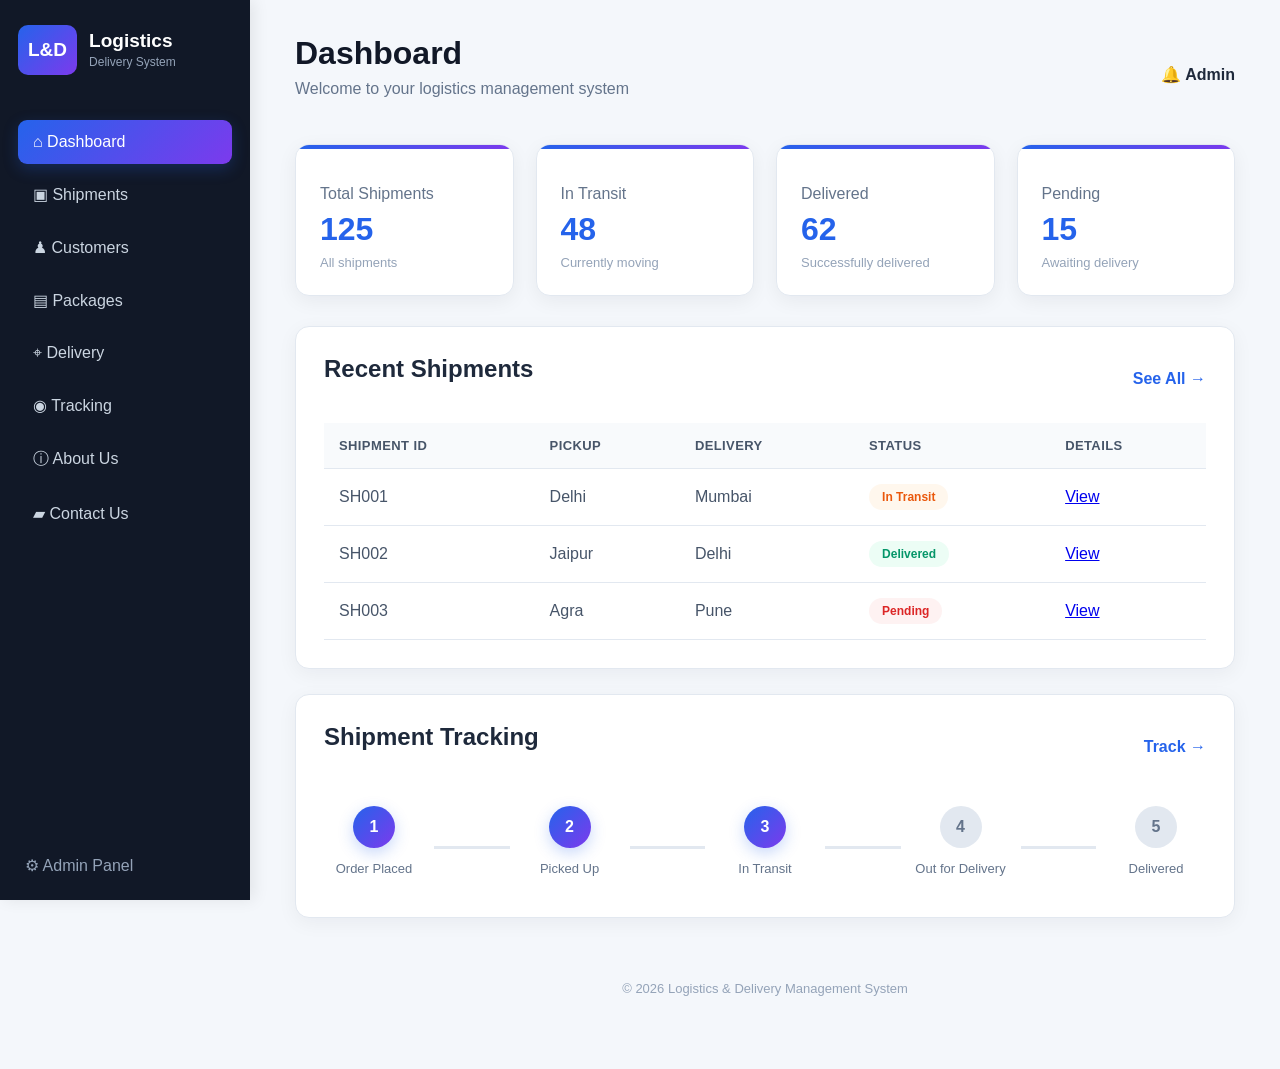
<file: index.html>
<!DOCTYPE html>
<html lang="en">

<head>
    <meta charset="UTF-8">
    <meta name="viewport" content="width=device-width, initial-scale=1.0">
    <title>Logistics & Delivery Management System</title>
    <link rel="stylesheet" href="style.css">
</head>

<body>

    <aside>
        <div class="logo">
            <b>L&D</b>
            <div>
                <strong>Logistics</strong>
                <small>Delivery System</small>
            </div>
        </div>

        <nav>
            <a href="index.html" class="active">⌂ Dashboard</a>
            <a href="shipment.html">▣ Shipments</a>
            <a href="customers.html">♟ Customers</a>
            <a href="packages.html">▤ Packages</a>
            <a href="delivery.html">⌖ Delivery</a>
            <a href="tracking.html">◉ Tracking</a>
            <a href="about.html">ⓘ About Us</a>
            <a href="contact.html">▰ Contact Us</a>
        </nav>

        <a href="#" class="admin">⚙ Admin Panel</a>
    </aside>


    <main>

        <header>
            <div>
                <h1>Dashboard</h1>
                <p>Welcome to your logistics management system</p>
            </div>

            <div class="user">
                <span>🔔</span>
                <b>Admin</b>
            </div>
        </header>


        <section class="cards">

            <div class="card">
                <p>Total Shipments</p>
                <h2>125</h2>
                <span>All shipments</span>
            </div>

            <div class="card">
                <p>In Transit</p>
                <h2>48</h2>
                <span>Currently moving</span>
            </div>

            <div class="card">
                <p>Delivered</p>
                <h2>62</h2>
                <span>Successfully delivered</span>
            </div>

            <div class="card">
                <p>Pending</p>
                <h2>15</h2>
                <span>Awaiting delivery</span>
            </div>

        </section>


        <section class="box">

            <div class="title">
                <h2>Recent Shipments</h2>
                <a href="shipments.html">See All →</a>
            </div>

            <table>

                <tr>
                    <th>Shipment ID</th>
                    <th>Pickup</th>
                    <th>Delivery</th>
                    <th>Status</th>
                    <th>Details</th>
                </tr>

                <tr>
                    <td>SH001</td>
                    <td>Delhi</td>
                    <td>Mumbai</td>
                    <td><span class="status transit">In Transit</span></td>
                    <td><a href="shipments.html">View</a></td>
                </tr>

                <tr>
                    <td>SH002</td>
                    <td>Jaipur</td>
                    <td>Delhi</td>
                    <td><span class="status delivered">Delivered</span></td>
                    <td><a href="shipments.html">View</a></td>
                </tr>

                <tr>
                    <td>SH003</td>
                    <td>Agra</td>
                    <td>Pune</td>
                    <td><span class="status pending">Pending</span></td>
                    <td><a href="shipments.html">View</a></td>
                </tr>

            </table>

        </section>


        <section class="box">

            <div class="title">
                <h2>Shipment Tracking</h2>
                <a href="tracking.html">Track →</a>
            </div>

            <div class="tracking">
                <div class="step active-step">
                    <b>1</b>
                    <p>Order Placed</p>
                </div>

                <div class="line"></div>

                <div class="step active-step">
                    <b>2</b>
                    <p>Picked Up</p>
                </div>

                <div class="line"></div>

                <div class="step active-step">
                    <b>3</b>
                    <p>In Transit</p>
                </div>

                <div class="line"></div>

                <div class="step">
                    <b>4</b>
                    <p>Out for Delivery</p>
                </div>

                <div class="line"></div>

                <div class="step">
                    <b>5</b>
                    <p>Delivered</p>
                </div>
            </div>

        </section>


        <footer>
            <p>© 2026 Logistics & Delivery Management System</p>
        </footer>

    </main>

</body>
</html>
</file>
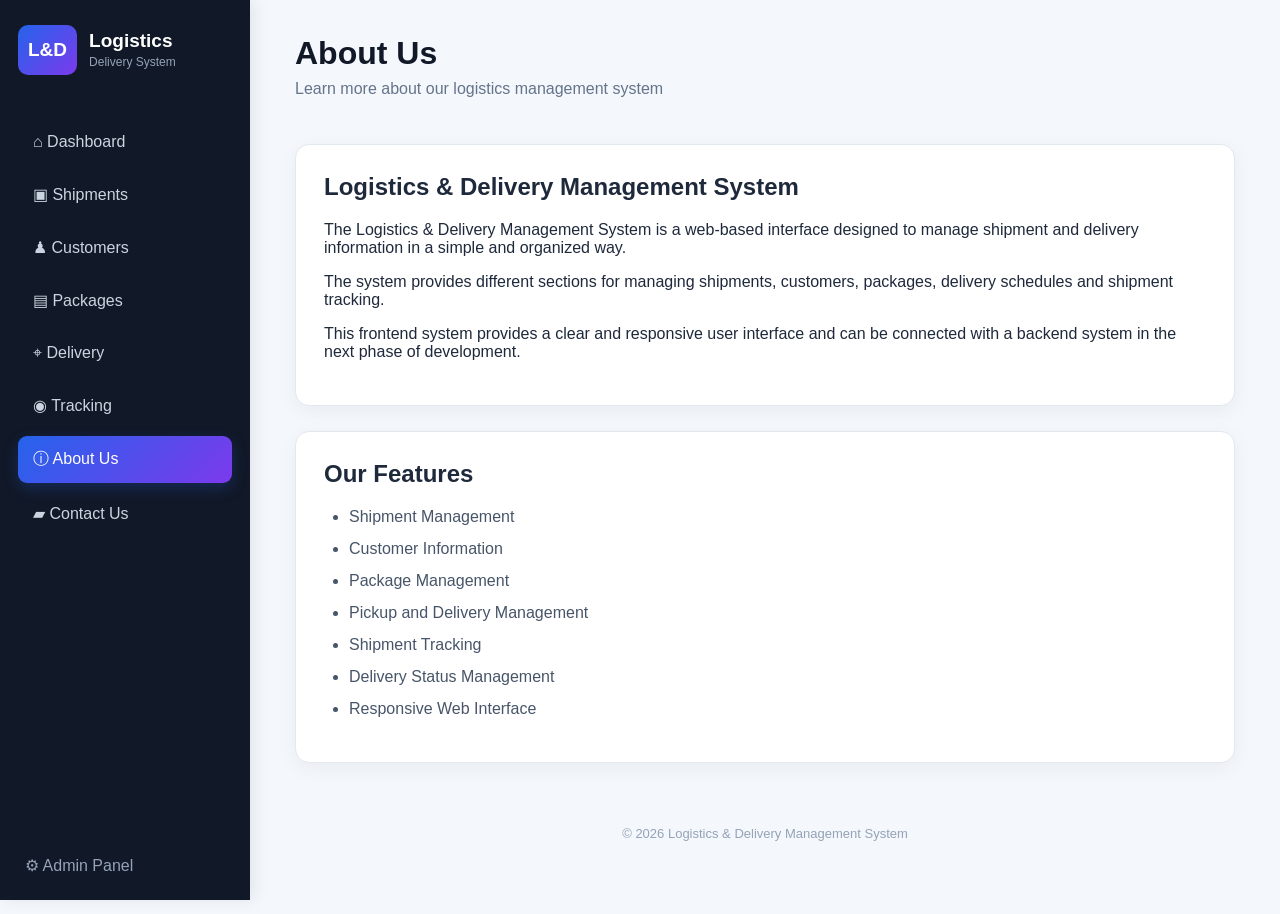
<file: about.html>
<!DOCTYPE html>
<html lang="en">

<head>
    <meta charset="UTF-8">
    <meta name="viewport" content="width=device-width, initial-scale=1.0">
    <title>About Us - Logistics Management</title>
    <link rel="stylesheet" href="style.css">
</head>

<body>

    <aside>

        <div class="logo">
            <b>L&D</b>

            <div>
                <strong>Logistics</strong>
                <small>Delivery System</small>
            </div>
        </div>

        <nav>
            <a href="index.html">⌂ Dashboard</a>
            <a href="shipments.html">▣ Shipments</a>
            <a href="customers.html">♟ Customers</a>
            <a href="packages.html">▤ Packages</a>
            <a href="delivery.html">⌖ Delivery</a>
            <a href="tracking.html">◉ Tracking</a>
            <a href="about.html" class="active">ⓘ About Us</a>
            <a href="contact.html">▰ Contact Us</a>
        </nav>

        <a href="#" class="admin">⚙ Admin Panel</a>

    </aside>


    <main>

        <header>

            <div>
                <h1>About Us</h1>
                <p>Learn more about our logistics management system</p>
            </div>

        </header>


        <section class="box">

            <h2>Logistics & Delivery Management System</h2>

            <p>
                The Logistics & Delivery Management System is a web-based
                interface designed to manage shipment and delivery information
                in a simple and organized way.
            </p>

            <p>
                The system provides different sections for managing shipments,
                customers, packages, delivery schedules and shipment tracking.
            </p>

            <p>
                This frontend system provides a clear and responsive user
                interface and can be connected with a backend system in the
                next phase of development.
            </p>

        </section>


        <section class="box">

            <h2>Our Features</h2>

            <ul>
                <li>Shipment Management</li>
                <li>Customer Information</li>
                <li>Package Management</li>
                <li>Pickup and Delivery Management</li>
                <li>Shipment Tracking</li>
                <li>Delivery Status Management</li>
                <li>Responsive Web Interface</li>
            </ul>

        </section>


        <footer>
            <p>© 2026 Logistics & Delivery Management System</p>
        </footer>

    </main>

</body>

</html>
</file>
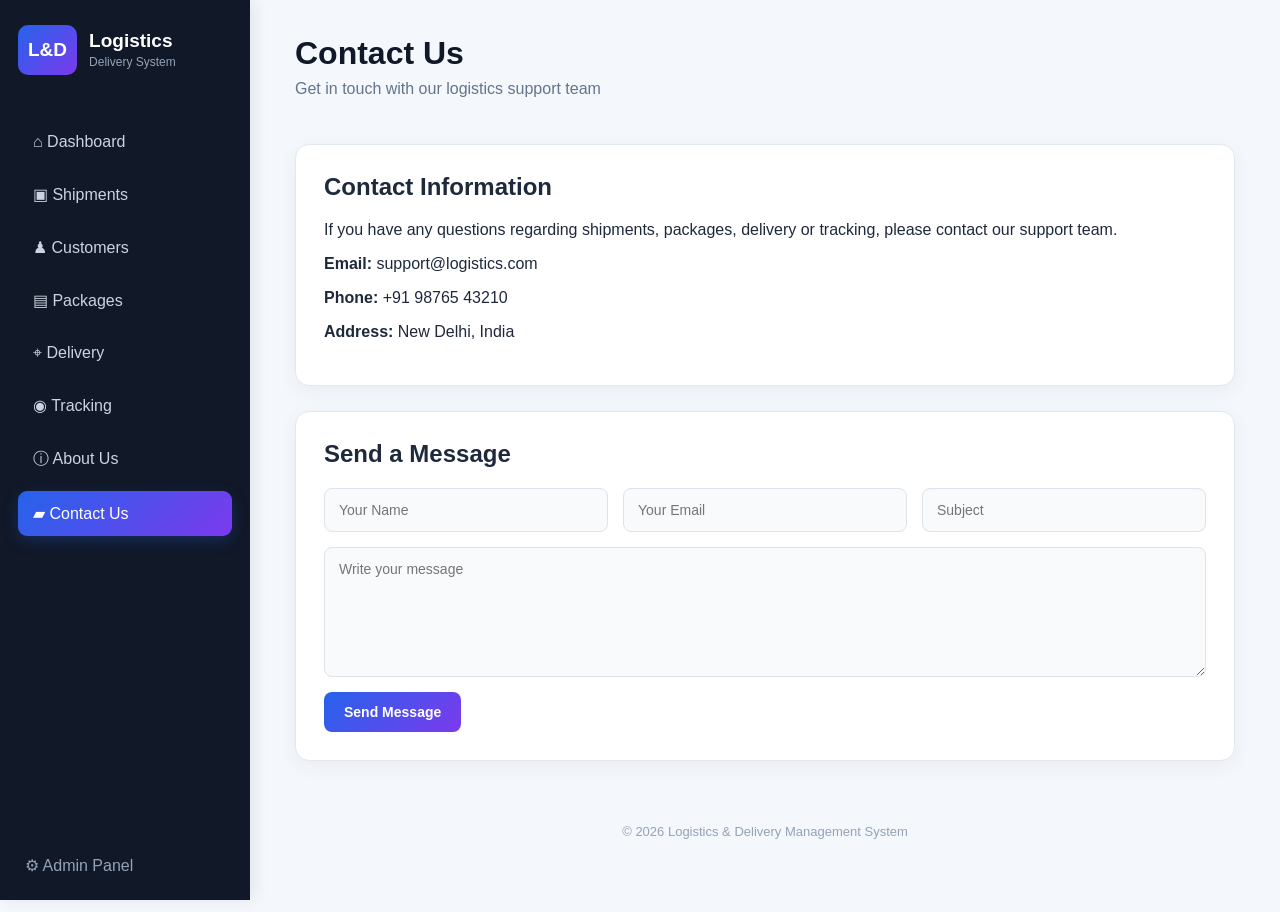
<file: contact.html>
<!DOCTYPE html>
<html lang="en">

<head>
    <meta charset="UTF-8">
    <meta name="viewport" content="width=device-width, initial-scale=1.0">
    <title>Contact Us - Logistics Management</title>
    <link rel="stylesheet" href="style.css">
</head>

<body>

    <aside>

        <div class="logo">
            <b>L&D</b>

            <div>
                <strong>Logistics</strong>
                <small>Delivery System</small>
            </div>
        </div>

        <nav>
            <a href="index.html">⌂ Dashboard</a>
            <a href="shipments.html">▣ Shipments</a>
            <a href="customers.html">♟ Customers</a>
            <a href="packages.html">▤ Packages</a>
            <a href="delivery.html">⌖ Delivery</a>
            <a href="tracking.html">◉ Tracking</a>
            <a href="about.html">ⓘ About Us</a>
            <a href="contact.html" class="active">▰ Contact Us</a>
        </nav>

        <a href="#" class="admin">⚙ Admin Panel</a>

    </aside>


    <main>

        <header>

            <div>
                <h1>Contact Us</h1>
                <p>Get in touch with our logistics support team</p>
            </div>

        </header>


        <section class="box">

            <h2>Contact Information</h2>

            <p>
                If you have any questions regarding shipments, packages,
                delivery or tracking, please contact our support team.
            </p>

            <p>
                <b>Email:</b> support@logistics.com
            </p>

            <p>
                <b>Phone:</b> +91 98765 43210
            </p>

            <p>
                <b>Address:</b> New Delhi, India
            </p>

        </section>


        <section class="box">

            <h2>Send a Message</h2>

            <form>

                <input type="text" placeholder="Your Name">

                <input type="email" placeholder="Your Email">

                <input type="text" placeholder="Subject">

                <textarea placeholder="Write your message"></textarea>

                <button type="submit">Send Message</button>

            </form>

        </section>


        <footer>
            <p>© 2026 Logistics & Delivery Management System</p>
        </footer>

    </main>

</body>

</html>
</file>
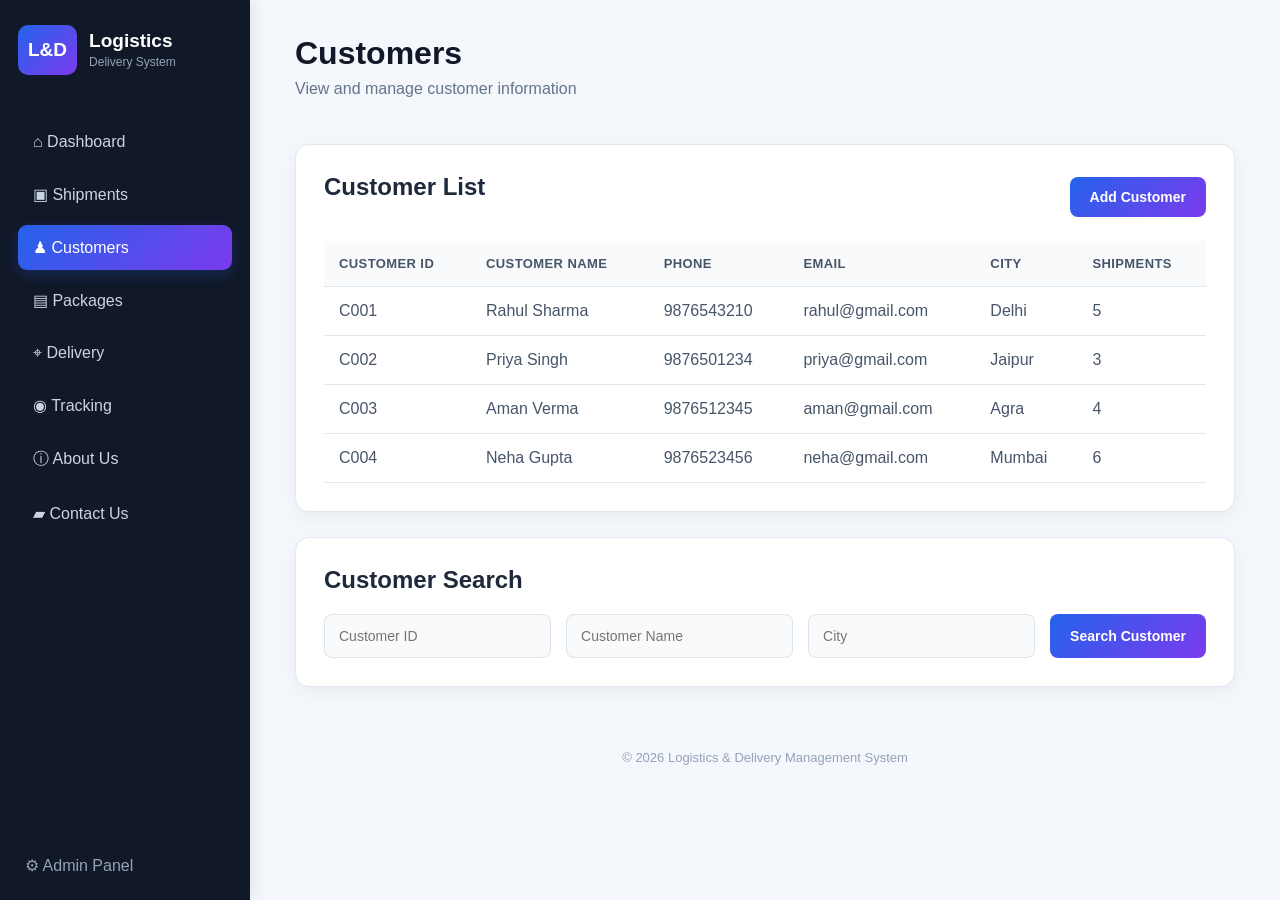
<file: customers.html>
<!DOCTYPE html>
<html lang="en">

<head>
    <meta charset="UTF-8">
    <meta name="viewport" content="width=device-width, initial-scale=1.0">
    <title>Customers - Logistics Management</title>
    <link rel="stylesheet" href="style.css">
</head>

<body>

    <aside>

        <div class="logo">
            <b>L&D</b>

            <div>
                <strong>Logistics</strong>
                <small>Delivery System</small>
            </div>
        </div>

        <nav>
            <a href="index.html">⌂ Dashboard</a>
            <a href="shipments.html">▣ Shipments</a>
            <a href="customers.html" class="active">♟ Customers</a>
            <a href="packages.html">▤ Packages</a>
            <a href="delivery.html">⌖ Delivery</a>
            <a href="tracking.html">◉ Tracking</a>
            <a href="about.html">ⓘ About Us</a>
            <a href="contact.html">▰ Contact Us</a>
        </nav>

        <a href="#" class="admin">⚙ Admin Panel</a>

    </aside>


    <main>

        <header>

            <div>
                <h1>Customers</h1>
                <p>View and manage customer information</p>
            </div>

        </header>


        <section class="box">

            <div class="title">
                <h2>Customer List</h2>
                <button>Add Customer</button>
            </div>


            <table>

                <tr>
                    <th>Customer ID</th>
                    <th>Customer Name</th>
                    <th>Phone</th>
                    <th>Email</th>
                    <th>City</th>
                    <th>Shipments</th>
                </tr>

                <tr>
                    <td>C001</td>
                    <td>Rahul Sharma</td>
                    <td>9876543210</td>
                    <td>rahul@gmail.com</td>
                    <td>Delhi</td>
                    <td>5</td>
                </tr>

                <tr>
                    <td>C002</td>
                    <td>Priya Singh</td>
                    <td>9876501234</td>
                    <td>priya@gmail.com</td>
                    <td>Jaipur</td>
                    <td>3</td>
                </tr>

                <tr>
                    <td>C003</td>
                    <td>Aman Verma</td>
                    <td>9876512345</td>
                    <td>aman@gmail.com</td>
                    <td>Agra</td>
                    <td>4</td>
                </tr>

                <tr>
                    <td>C004</td>
                    <td>Neha Gupta</td>
                    <td>9876523456</td>
                    <td>neha@gmail.com</td>
                    <td>Mumbai</td>
                    <td>6</td>
                </tr>

            </table>

        </section>


        <section class="box">

            <h2>Customer Search</h2>

            <form>

                <input type="text" placeholder="Customer ID">

                <input type="text" placeholder="Customer Name">

                <input type="text" placeholder="City">

                <button type="submit">Search Customer</button>

            </form>

        </section>


        <footer>
            <p>© 2026 Logistics & Delivery Management System</p>
        </footer>

    </main>

</body>

</html>
</file>
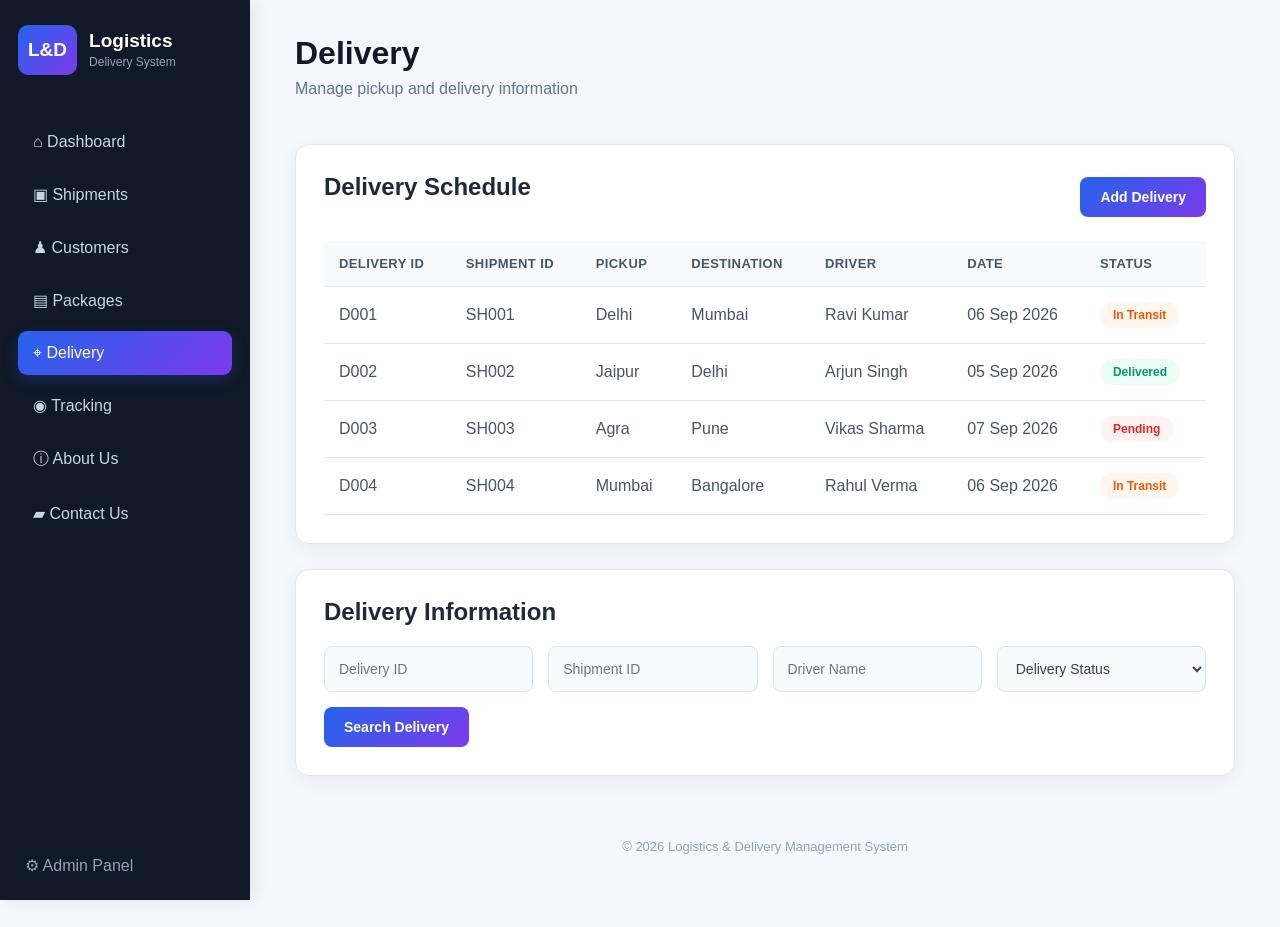
<file: delivery.html>
<!DOCTYPE html>
<html lang="en">

<head>
    <meta charset="UTF-8">
    <meta name="viewport" content="width=device-width, initial-scale=1.0">
    <title>Delivery - Logistics Management</title>
    <link rel="stylesheet" href="style.css">
</head>

<body>

    <aside>

        <div class="logo">
            <b>L&D</b>

            <div>
                <strong>Logistics</strong>
                <small>Delivery System</small>
            </div>
        </div>

        <nav>
            <a href="index.html">⌂ Dashboard</a>
            <a href="shipments.html">▣ Shipments</a>
            <a href="customers.html">♟ Customers</a>
            <a href="packages.html">▤ Packages</a>
            <a href="delivery.html" class="active">⌖ Delivery</a>
            <a href="tracking.html">◉ Tracking</a>
            <a href="about.html">ⓘ About Us</a>
            <a href="contact.html">▰ Contact Us</a>
        </nav>

        <a href="#" class="admin">⚙ Admin Panel</a>

    </aside>


    <main>

        <header>

            <div>
                <h1>Delivery</h1>
                <p>Manage pickup and delivery information</p>
            </div>

        </header>


        <section class="box">

            <div class="title">
                <h2>Delivery Schedule</h2>
                <button>Add Delivery</button>
            </div>


            <table>

                <tr>
                    <th>Delivery ID</th>
                    <th>Shipment ID</th>
                    <th>Pickup</th>
                    <th>Destination</th>
                    <th>Driver</th>
                    <th>Date</th>
                    <th>Status</th>
                </tr>

                <tr>
                    <td>D001</td>
                    <td>SH001</td>
                    <td>Delhi</td>
                    <td>Mumbai</td>
                    <td>Ravi Kumar</td>
                    <td>06 Sep 2026</td>
                    <td>
                        <span class="status transit">In Transit</span>
                    </td>
                </tr>

                <tr>
                    <td>D002</td>
                    <td>SH002</td>
                    <td>Jaipur</td>
                    <td>Delhi</td>
                    <td>Arjun Singh</td>
                    <td>05 Sep 2026</td>
                    <td>
                        <span class="status delivered">Delivered</span>
                    </td>
                </tr>

                <tr>
                    <td>D003</td>
                    <td>SH003</td>
                    <td>Agra</td>
                    <td>Pune</td>
                    <td>Vikas Sharma</td>
                    <td>07 Sep 2026</td>
                    <td>
                        <span class="status pending">Pending</span>
                    </td>
                </tr>

                <tr>
                    <td>D004</td>
                    <td>SH004</td>
                    <td>Mumbai</td>
                    <td>Bangalore</td>
                    <td>Rahul Verma</td>
                    <td>06 Sep 2026</td>
                    <td>
                        <span class="status transit">In Transit</span>
                    </td>
                </tr>

            </table>

        </section>


        <section class="box">

            <h2>Delivery Information</h2>

            <form>

                <input type="text" placeholder="Delivery ID">

                <input type="text" placeholder="Shipment ID">

                <input type="text" placeholder="Driver Name">

                <select>
                    <option>Delivery Status</option>
                    <option>Pending</option>
                    <option>In Transit</option>
                    <option>Out for Delivery</option>
                    <option>Delivered</option>
                </select>

                <button type="submit">Search Delivery</button>

            </form>

        </section>


        <footer>
            <p>© 2026 Logistics & Delivery Management System</p>
        </footer>

    </main>

</body>

</html>
</file>
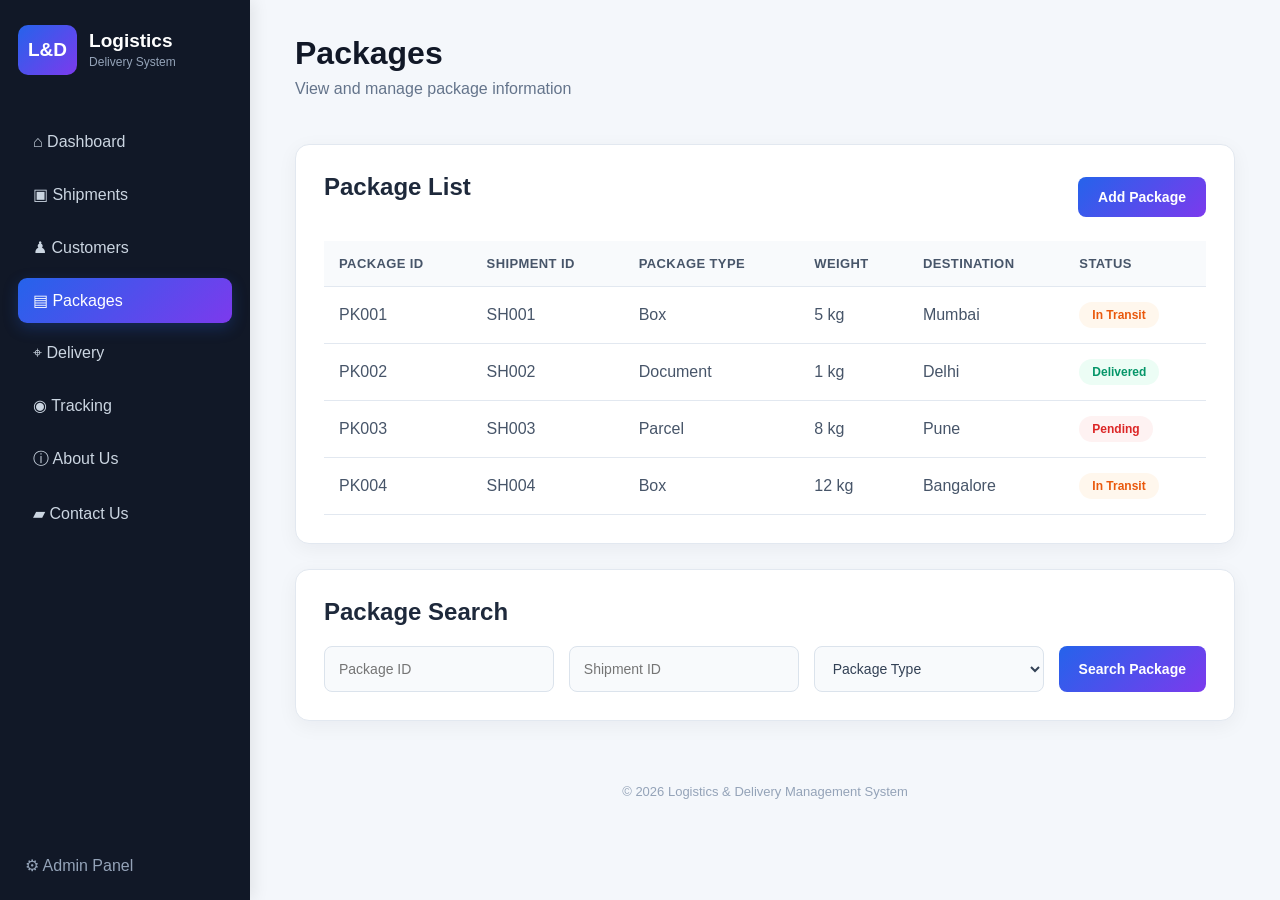
<file: packages.html>
<!DOCTYPE html>
<html lang="en">

<head>
    <meta charset="UTF-8">
    <meta name="viewport" content="width=device-width, initial-scale=1.0">
    <title>Packages - Logistics Management</title>
    <link rel="stylesheet" href="style.css">
</head>

<body>

    <aside>

        <div class="logo">
            <b>L&D</b>

            <div>
                <strong>Logistics</strong>
                <small>Delivery System</small>
            </div>
        </div>

        <nav>
            <a href="index.html">⌂ Dashboard</a>
            <a href="shipments.html">▣ Shipments</a>
            <a href="customers.html">♟ Customers</a>
            <a href="packages.html" class="active">▤ Packages</a>
            <a href="delivery.html">⌖ Delivery</a>
            <a href="tracking.html">◉ Tracking</a>
            <a href="about.html">ⓘ About Us</a>
            <a href="contact.html">▰ Contact Us</a>
        </nav>

        <a href="#" class="admin">⚙ Admin Panel</a>

    </aside>


    <main>

        <header>

            <div>
                <h1>Packages</h1>
                <p>View and manage package information</p>
            </div>

        </header>


        <section class="box">

            <div class="title">
                <h2>Package List</h2>
                <button>Add Package</button>
            </div>


            <table>

                <tr>
                    <th>Package ID</th>
                    <th>Shipment ID</th>
                    <th>Package Type</th>
                    <th>Weight</th>
                    <th>Destination</th>
                    <th>Status</th>
                </tr>

                <tr>
                    <td>PK001</td>
                    <td>SH001</td>
                    <td>Box</td>
                    <td>5 kg</td>
                    <td>Mumbai</td>
                    <td>
                        <span class="status transit">In Transit</span>
                    </td>
                </tr>

                <tr>
                    <td>PK002</td>
                    <td>SH002</td>
                    <td>Document</td>
                    <td>1 kg</td>
                    <td>Delhi</td>
                    <td>
                        <span class="status delivered">Delivered</span>
                    </td>
                </tr>

                <tr>
                    <td>PK003</td>
                    <td>SH003</td>
                    <td>Parcel</td>
                    <td>8 kg</td>
                    <td>Pune</td>
                    <td>
                        <span class="status pending">Pending</span>
                    </td>
                </tr>

                <tr>
                    <td>PK004</td>
                    <td>SH004</td>
                    <td>Box</td>
                    <td>12 kg</td>
                    <td>Bangalore</td>
                    <td>
                        <span class="status transit">In Transit</span>
                    </td>
                </tr>

            </table>

        </section>


        <section class="box">

            <h2>Package Search</h2>

            <form>

                <input type="text" placeholder="Package ID">

                <input type="text" placeholder="Shipment ID">

                <select>
                    <option>Package Type</option>
                    <option>Box</option>
                    <option>Document</option>
                    <option>Parcel</option>
                </select>

                <button type="submit">Search Package</button>

            </form>

        </section>


        <footer>
            <p>© 2026 Logistics & Delivery Management System</p>
        </footer>

    </main>

</body>

</html>
</file>
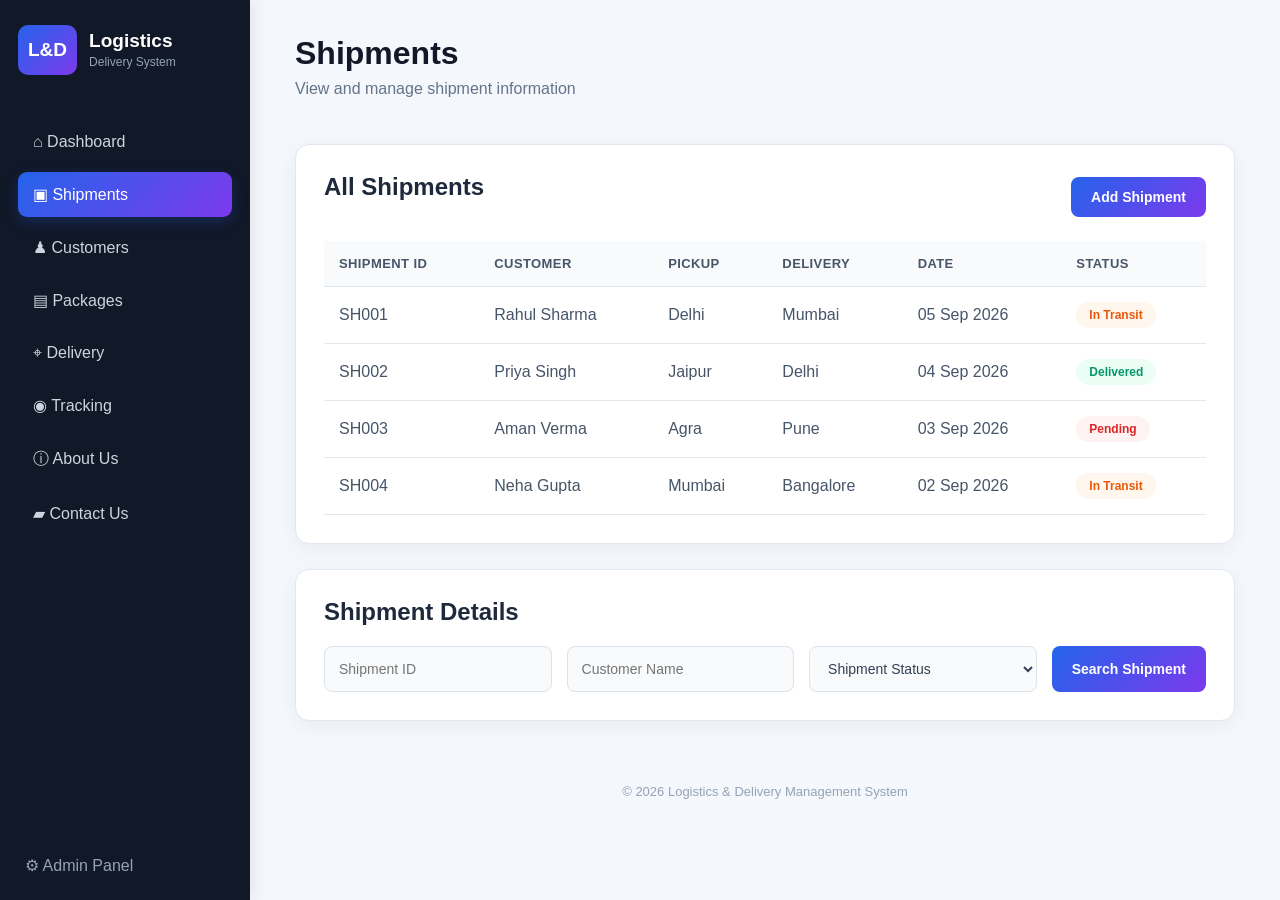
<file: shipment.html>
<!DOCTYPE html>
<html lang="en">

<head>
    <meta charset="UTF-8">
    <meta name="viewport" content="width=device-width, initial-scale=1.0">
    <title>Shipments - Logistics Management</title>
    <link rel="stylesheet" href="style.css">
</head>

<body>

<aside>
    <div class="logo">
        <b>L&D</b>
        <div>
            <strong>Logistics</strong>
            <small>Delivery System</small>
        </div>
    </div>

    <nav>
        <a href="index.html">⌂ Dashboard</a>
        <a href="shipments.html" class="active">▣ Shipments</a>
        <a href="customers.html">♟ Customers</a>
        <a href="packages.html">▤ Packages</a>
        <a href="delivery.html">⌖ Delivery</a>
        <a href="tracking.html">◉ Tracking</a>
        <a href="about.html">ⓘ About Us</a>
        <a href="contact.html">▰ Contact Us</a>
    </nav>

    <a href="#" class="admin">⚙ Admin Panel</a>
</aside>

<main>

<header>
    <div>
        <h1>Shipments</h1>
        <p>View and manage shipment information</p>
    </div>
</header>

<section class="box">

    <div class="title">
        <h2>All Shipments</h2>
        <button>Add Shipment</button>
    </div>

    <table>
        <tr>
            <th>Shipment ID</th>
            <th>Customer</th>
            <th>Pickup</th>
            <th>Delivery</th>
            <th>Date</th>
            <th>Status</th>
        </tr>

        <tr>
            <td>SH001</td>
            <td>Rahul Sharma</td>
            <td>Delhi</td>
            <td>Mumbai</td>
            <td>05 Sep 2026</td>
            <td><span class="status transit">In Transit</span></td>
        </tr>

        <tr>
            <td>SH002</td>
            <td>Priya Singh</td>
            <td>Jaipur</td>
            <td>Delhi</td>
            <td>04 Sep 2026</td>
            <td><span class="status delivered">Delivered</span></td>
        </tr>

        <tr>
            <td>SH003</td>
            <td>Aman Verma</td>
            <td>Agra</td>
            <td>Pune</td>
            <td>03 Sep 2026</td>
            <td><span class="status pending">Pending</span></td>
        </tr>

        <tr>
            <td>SH004</td>
            <td>Neha Gupta</td>
            <td>Mumbai</td>
            <td>Bangalore</td>
            <td>02 Sep 2026</td>
            <td><span class="status transit">In Transit</span></td>
        </tr>
    </table>

</section>

<section class="box">

    <h2>Shipment Details</h2>

    <form>
        <input type="text" placeholder="Shipment ID">
        <input type="text" placeholder="Customer Name">

        <select>
            <option>Shipment Status</option>
            <option>Pending</option>
            <option>In Transit</option>
            <option>Delivered</option>
        </select>

        <button type="submit">Search Shipment</button>
    </form>

</section>

<footer>
    <p>© 2026 Logistics & Delivery Management System</p>
</footer>

</main>

</body>
</html>
</file>
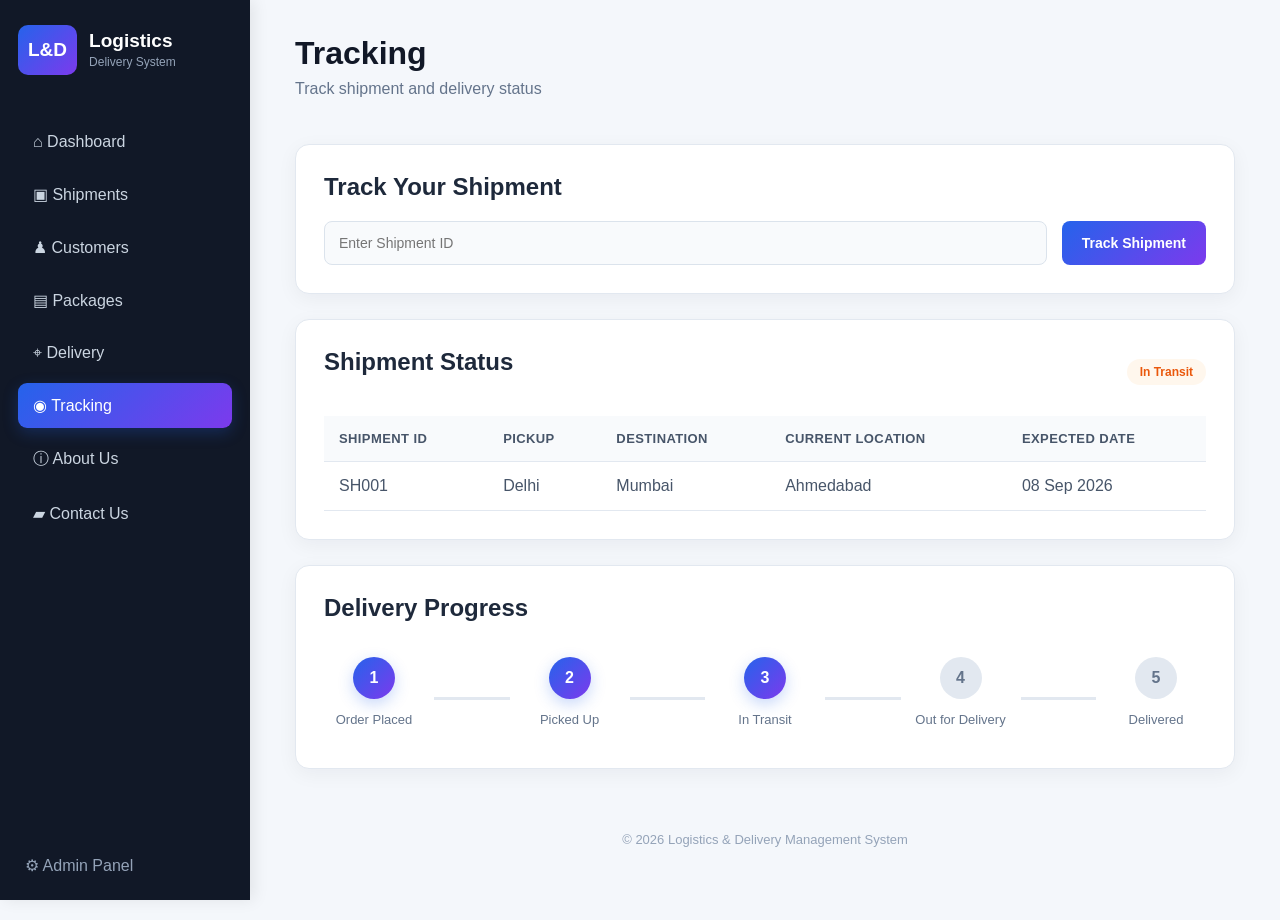
<file: tracking.html>
<!DOCTYPE html>
<html lang="en">

<head>
    <meta charset="UTF-8">
    <meta name="viewport" content="width=device-width, initial-scale=1.0">
    <title>Tracking - Logistics Management</title>
    <link rel="stylesheet" href="style.css">
</head>

<body>

    <aside>

        <div class="logo">
            <b>L&D</b>

            <div>
                <strong>Logistics</strong>
                <small>Delivery System</small>
            </div>
        </div>

        <nav>
            <a href="index.html">⌂ Dashboard</a>
            <a href="shipments.html">▣ Shipments</a>
            <a href="customers.html">♟ Customers</a>
            <a href="packages.html">▤ Packages</a>
            <a href="delivery.html">⌖ Delivery</a>
            <a href="tracking.html" class="active">◉ Tracking</a>
            <a href="about.html">ⓘ About Us</a>
            <a href="contact.html">▰ Contact Us</a>
        </nav>

        <a href="#" class="admin">⚙ Admin Panel</a>

    </aside>


    <main>

        <header>

            <div>
                <h1>Tracking</h1>
                <p>Track shipment and delivery status</p>
            </div>

        </header>


        <section class="box">

            <h2>Track Your Shipment</h2>

            <form>

                <input type="text" placeholder="Enter Shipment ID">

                <button type="submit">Track Shipment</button>

            </form>

        </section>


        <section class="box">

            <div class="title">
                <h2>Shipment Status</h2>
                <span class="status transit">In Transit</span>
            </div>

            <table>

                <tr>
                    <th>Shipment ID</th>
                    <th>Pickup</th>
                    <th>Destination</th>
                    <th>Current Location</th>
                    <th>Expected Date</th>
                </tr>

                <tr>
                    <td>SH001</td>
                    <td>Delhi</td>
                    <td>Mumbai</td>
                    <td>Ahmedabad</td>
                    <td>08 Sep 2026</td>
                </tr>

            </table>

        </section>


        <section class="box">

            <h2>Delivery Progress</h2>

            <div class="tracking">

                <div class="step active-step">
                    <b>1</b>
                    <p>Order Placed</p>
                </div>

                <div class="line"></div>

                <div class="step active-step">
                    <b>2</b>
                    <p>Picked Up</p>
                </div>

                <div class="line"></div>

                <div class="step active-step">
                    <b>3</b>
                    <p>In Transit</p>
                </div>

                <div class="line"></div>

                <div class="step">
                    <b>4</b>
                    <p>Out for Delivery</p>
                </div>

                <div class="line"></div>

                <div class="step">
                    <b>5</b>
                    <p>Delivered</p>
                </div>

            </div>

        </section>


        <footer>
            <p>© 2026 Logistics & Delivery Management System</p>
        </footer>

    </main>

</body>

</html>
</file>
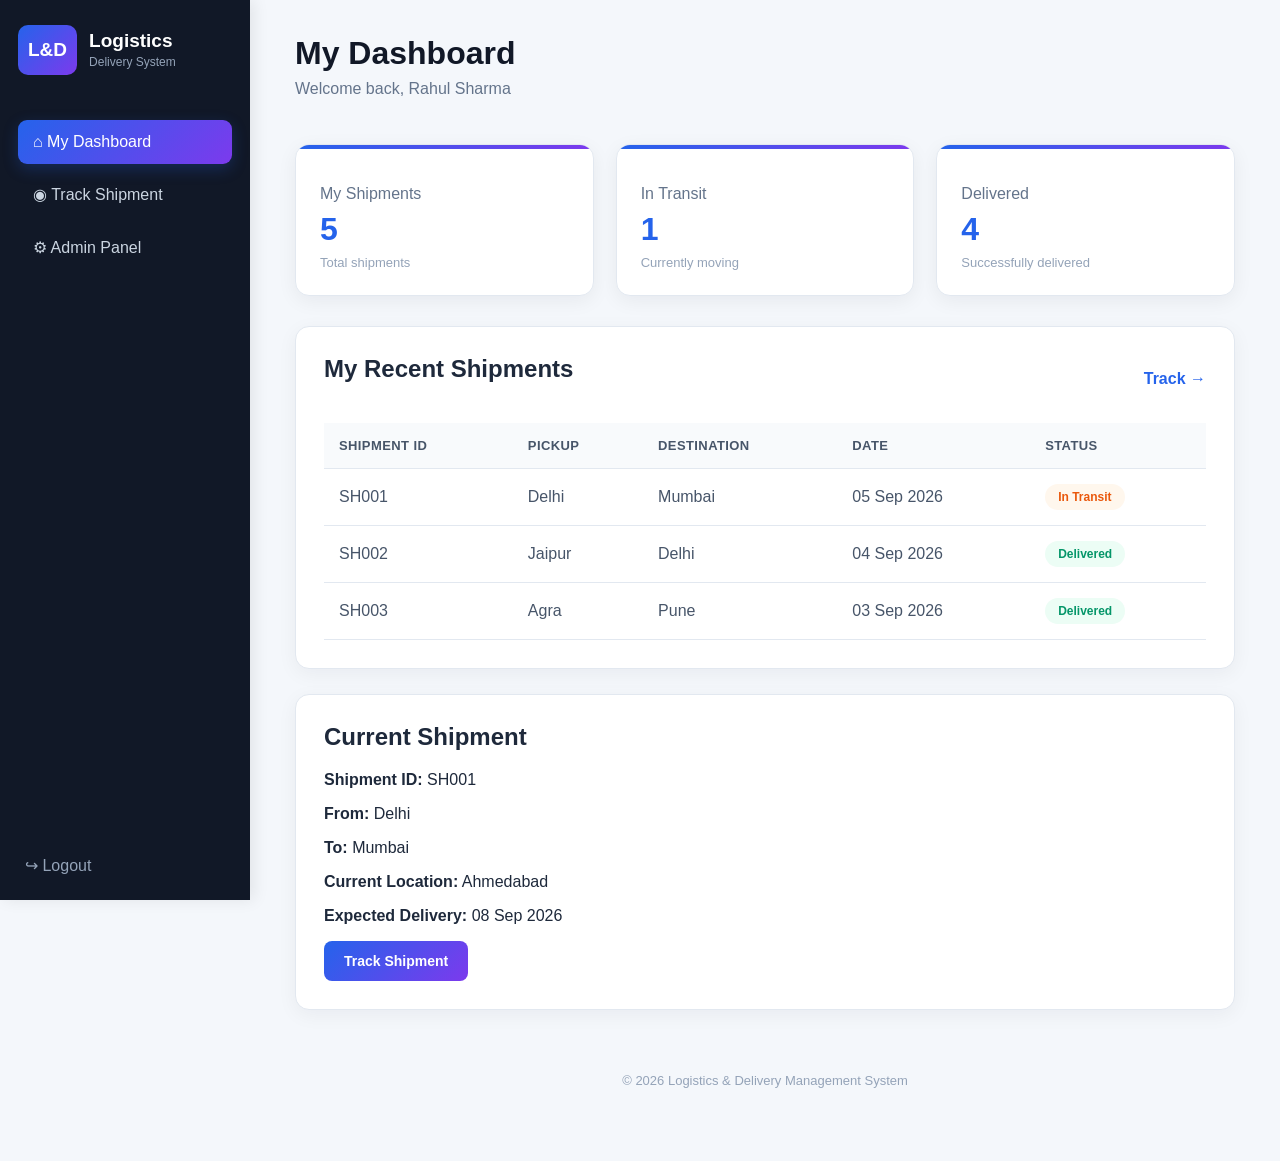
<file: user-dashboard.html>
<!DOCTYPE html>
<html lang="en">

<head>
    <meta charset="UTF-8">
    <meta name="viewport" content="width=device-width, initial-scale=1.0">
    <title>User Dashboard - Logistics System</title>
    <link rel="stylesheet" href="style.css">
</head>

<body>

    <aside>

        <div class="logo">
            <b>L&D</b>

            <div>
                <strong>Logistics</strong>
                <small>Delivery System</small>
            </div>
        </div>

        <nav>

            <a href="user-dashboard.html" class="active">
                ⌂ My Dashboard
            </a>

            <a href="user-tracking.html">
                ◉ Track Shipment
            </a>

            <a href="index.html">
                ⚙ Admin Panel
            </a>

        </nav>

        <a href="user-login.html" class="admin">
            ↪ Logout
        </a>

    </aside>


    <main>

        <header>

            <div>
                <h1>My Dashboard</h1>
                <p>Welcome back, Rahul Sharma</p>
            </div>

        </header>


        <section class="cards">

            <div class="card">
                <p>My Shipments</p>
                <h2>5</h2>
                <span>Total shipments</span>
            </div>

            <div class="card">
                <p>In Transit</p>
                <h2>1</h2>
                <span>Currently moving</span>
            </div>

            <div class="card">
                <p>Delivered</p>
                <h2>4</h2>
                <span>Successfully delivered</span>
            </div>

        </section>


        <section class="box">

            <div class="title">

                <h2>My Recent Shipments</h2>

                <a href="user-tracking.html">
                    Track →
                </a>

            </div>


            <table>

                <tr>
                    <th>Shipment ID</th>
                    <th>Pickup</th>
                    <th>Destination</th>
                    <th>Date</th>
                    <th>Status</th>
                </tr>

                <tr>
                    <td>SH001</td>
                    <td>Delhi</td>
                    <td>Mumbai</td>
                    <td>05 Sep 2026</td>
                    <td>
                        <span class="status transit">
                            In Transit
                        </span>
                    </td>
                </tr>

                <tr>
                    <td>SH002</td>
                    <td>Jaipur</td>
                    <td>Delhi</td>
                    <td>04 Sep 2026</td>
                    <td>
                        <span class="status delivered">
                            Delivered
                        </span>
                    </td>
                </tr>

                <tr>
                    <td>SH003</td>
                    <td>Agra</td>
                    <td>Pune</td>
                    <td>03 Sep 2026</td>
                    <td>
                        <span class="status delivered">
                            Delivered
                        </span>
                    </td>
                </tr>

            </table>

        </section>


        <section class="box">

            <h2>Current Shipment</h2>

            <p>
                <b>Shipment ID:</b> SH001
            </p>

            <p>
                <b>From:</b> Delhi
            </p>

            <p>
                <b>To:</b> Mumbai
            </p>

            <p>
                <b>Current Location:</b> Ahmedabad
            </p>

            <p>
                <b>Expected Delivery:</b> 08 Sep 2026
            </p>

            <a href="user-tracking.html">
                <button>Track Shipment</button>
            </a>

        </section>


        <footer>
            <p>© 2026 Logistics & Delivery Management System</p>
        </footer>

    </main>

</body>

</html>
</file>
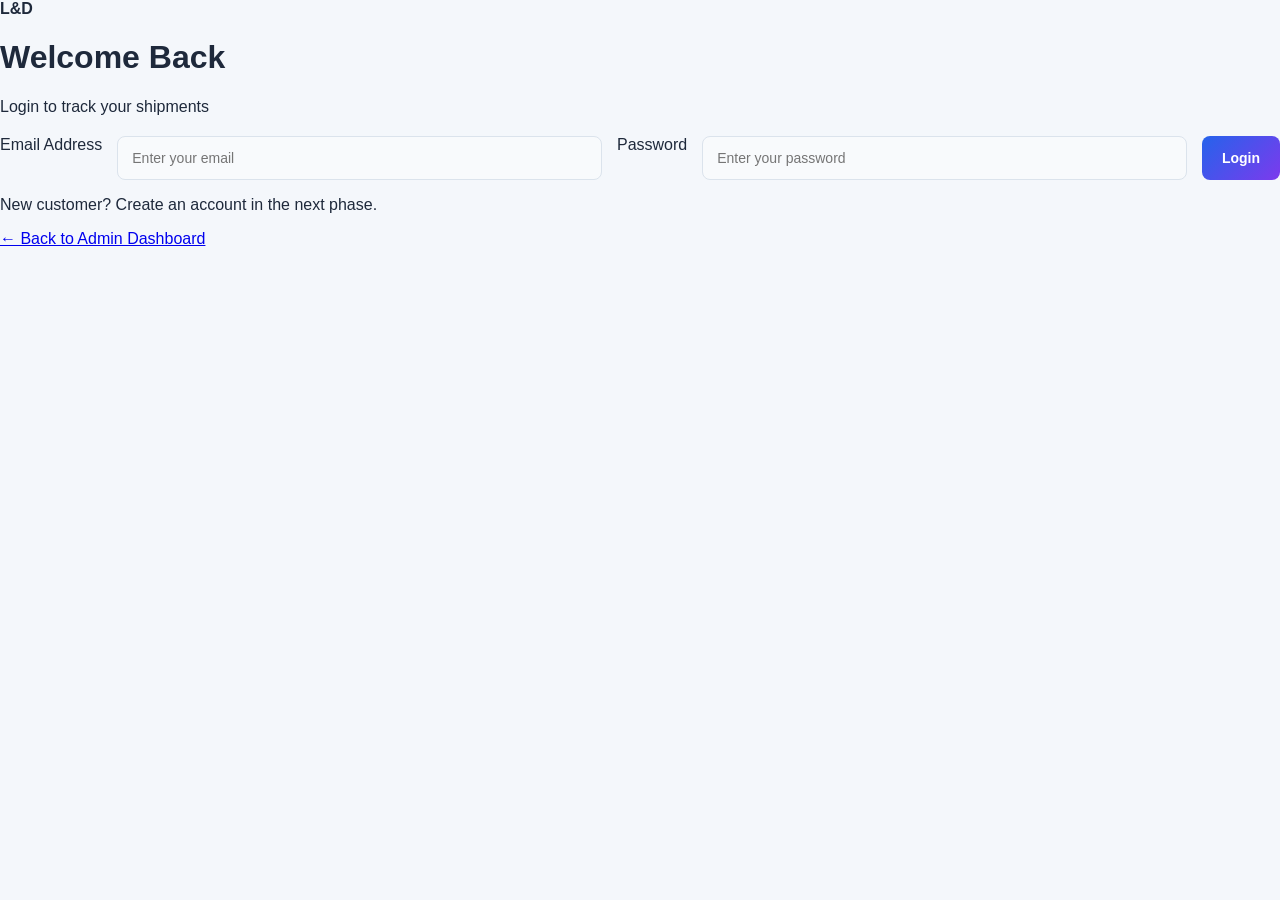
<file: user-login.html>
<!DOCTYPE html>
<html lang="en">

<head>
    <meta charset="UTF-8">
    <meta name="viewport" content="width=device-width, initial-scale=1.0">
    <title>User Login - Logistics System</title>
    <link rel="stylesheet" href="style.css">
</head>

<body class="login-page">

    <div class="login-box">

        <div class="login-logo">
            <b>L&D</b>
        </div>

        <h1>Welcome Back</h1>

        <p>Login to track your shipments</p>

        <form action="user-dashboard.html">

            <label>Email Address</label>
            <input type="email" placeholder="Enter your email" required>

            <label>Password</label>
            <input type="password" placeholder="Enter your password" required>

            <button type="submit">Login</button>

        </form>

        <p class="login-note">
            New customer? Create an account in the next phase.
        </p>

        <a href="index.html" class="back-link">
            ← Back to Admin Dashboard
        </a>

    </div>

</body>

</html>
</file>
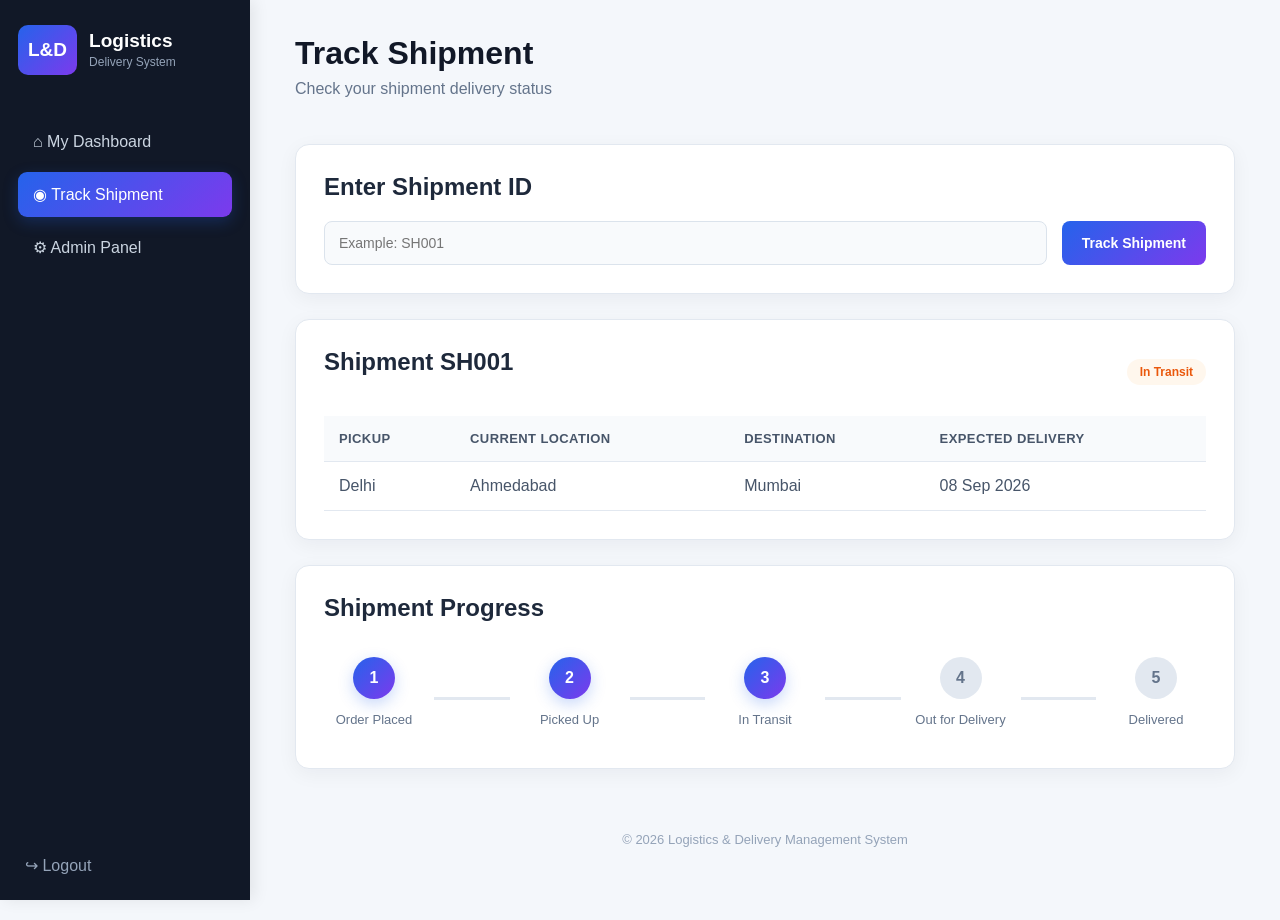
<file: user-tracking.html>
<!DOCTYPE html>
<html lang="en">

<head>
    <meta charset="UTF-8">
    <meta name="viewport" content="width=device-width, initial-scale=1.0">
    <title>User Tracking - Logistics System</title>
    <link rel="stylesheet" href="style.css">
</head>

<body>

    <aside>

        <div class="logo">
            <b>L&D</b>

            <div>
                <strong>Logistics</strong>
                <small>Delivery System</small>
            </div>
        </div>

        <nav>

            <a href="user-dashboard.html">
                ⌂ My Dashboard
            </a>

            <a href="user-tracking.html" class="active">
                ◉ Track Shipment
            </a>

            <a href="index.html">
                ⚙ Admin Panel
            </a>

        </nav>

        <a href="user-login.html" class="admin">
            ↪ Logout
        </a>

    </aside>


    <main>

        <header>

            <div>
                <h1>Track Shipment</h1>
                <p>Check your shipment delivery status</p>
            </div>

        </header>


        <section class="box">

            <h2>Enter Shipment ID</h2>

            <form>

                <input
                    type="text"
                    placeholder="Example: SH001"
                    required
                >

                <button type="submit">
                    Track Shipment
                </button>

            </form>

        </section>


        <section class="box">

            <div class="title">

                <h2>Shipment SH001</h2>

                <span class="status transit">
                    In Transit
                </span>

            </div>


            <table>

                <tr>
                    <th>Pickup</th>
                    <th>Current Location</th>
                    <th>Destination</th>
                    <th>Expected Delivery</th>
                </tr>

                <tr>
                    <td>Delhi</td>
                    <td>Ahmedabad</td>
                    <td>Mumbai</td>
                    <td>08 Sep 2026</td>
                </tr>

            </table>

        </section>


        <section class="box">

            <h2>Shipment Progress</h2>

            <div class="tracking">

                <div class="step active-step">
                    <b>1</b>
                    <p>Order Placed</p>
                </div>

                <div class="line"></div>

                <div class="step active-step">
                    <b>2</b>
                    <p>Picked Up</p>
                </div>

                <div class="line"></div>

                <div class="step active-step">
                    <b>3</b>
                    <p>In Transit</p>
                </div>

                <div class="line"></div>

                <div class="step">
                    <b>4</b>
                    <p>Out for Delivery</p>
                </div>

                <div class="line"></div>

                <div class="step">
                    <b>5</b>
                    <p>Delivered</p>
                </div>

            </div>

        </section>


        <footer>
            <p>© 2026 Logistics & Delivery Management System</p>
        </footer>

    </main>

</body>

</html>
</file>
<file: style.css>
* {
    box-sizing: border-box;
}

body {
    margin: 0;
    font-family: Arial, sans-serif;
    background: #f4f7fb;
    color: #1e293b;
}


/* ================= SIDEBAR ================= */

aside {
    position: fixed;
    left: 0;
    top: 0;
    width: 250px;
    height: 100vh;
    background: #111827;
    padding: 25px 18px;
    box-shadow: 4px 0 15px rgba(0, 0, 0, 0.08);
}


/* Logo */

.logo {
    display: flex;
    align-items: center;
    gap: 12px;
    margin-bottom: 45px;
}

.logo b {
    background: linear-gradient(135deg, #2563eb, #7c3aed);
    color: white;
    padding: 14px 10px;
    border-radius: 10px;
    font-size: 19px;
}

.logo strong {
    display: block;
    color: white;
    font-size: 19px;
}

.logo small {
    color: #94a3b8;
    font-size: 12px;
}


/* Navigation */

nav a {
    display: block;
    padding: 13px 15px;
    margin: 8px 0;
    color: #cbd5e1;
    text-decoration: none;
    border-radius: 9px;
    transition: 0.3s;
}

nav a:hover {
    background: #1e293b;
    color: white;
    transform: translateX(4px);
}

nav .active {
    background: linear-gradient(135deg, #2563eb, #7c3aed);
    color: white;
    box-shadow: 0 5px 15px rgba(37, 99, 235, 0.25);
}


/* Admin */

.admin {
    position: absolute;
    bottom: 25px;
    left: 25px;
    color: #94a3b8;
    text-decoration: none;
}

.admin:hover {
    color: white;
}


/* ================= MAIN ================= */

main {
    margin-left: 250px;
    padding: 35px 45px;
}


/* ================= HEADER ================= */

header {
    display: flex;
    justify-content: space-between;
    align-items: center;
    margin-bottom: 30px;
}

header h1 {
    margin: 0;
    font-size: 32px;
    color: #111827;
}

header p {
    margin-top: 8px;
    color: #64748b;
}


/* ================= DASHBOARD CARDS ================= */

.cards {
    display: flex;
    gap: 22px;
    margin: 30px 0;
}

.card {
    position: relative;
    background: white;
    padding: 24px;
    flex: 1;
    border-radius: 14px;
    border: 1px solid #e2e8f0;
    box-shadow: 0 5px 20px rgba(15, 23, 42, 0.06);
    overflow: hidden;
    transition: 0.3s;
}

.card:hover {
    transform: translateY(-5px);
    box-shadow: 0 12px 25px rgba(15, 23, 42, 0.12);
}

.card::before {
    content: "";
    position: absolute;
    top: 0;
    left: 0;
    width: 100%;
    height: 4px;
    background: linear-gradient(90deg, #2563eb, #7c3aed);
}

.card p {
    color: #64748b;
    margin-bottom: 8px;
}

.card h2 {
    margin: 5px 0;
    color: #2563eb;
    font-size: 32px;
}

.card span {
    color: #94a3b8;
    font-size: 13px;
}


/* ================= BOX ================= */

.box {
    background: white;
    padding: 28px;
    margin: 25px 0;
    border-radius: 14px;
    border: 1px solid #e2e8f0;
    box-shadow: 0 5px 20px rgba(15, 23, 42, 0.05);
}

.box h2 {
    margin-top: 0;
    color: #1e293b;
}


/* Section Title */

.title {
    display: flex;
    justify-content: space-between;
    align-items: center;
    margin-bottom: 20px;
}

.title a {
    color: #2563eb;
    text-decoration: none;
    font-weight: bold;
}

.title a:hover {
    color: #7c3aed;
}


/* ================= TABLE ================= */

table {
    width: 100%;
    border-collapse: collapse;
    margin-top: 15px;
}

th {
    background: #f8fafc;
    color: #475569;
    font-size: 13px;
    text-transform: uppercase;
    letter-spacing: 0.4px;
}

th,
td {
    padding: 15px;
    text-align: left;
    border-bottom: 1px solid #e2e8f0;
}

td {
    color: #475569;
}

tr:hover {
    background: #f8fafc;
}


/* ================= STATUS ================= */

.status {
    display: inline-block;
    padding: 6px 13px;
    border-radius: 20px;
    font-size: 12px;
    font-weight: bold;
}

.transit {
    background: #fff7ed;
    color: #ea580c;
}

.delivered {
    background: #ecfdf5;
    color: #059669;
}

.pending {
    background: #fef2f2;
    color: #dc2626;
}


/* ================= BUTTONS ================= */

button {
    background: linear-gradient(135deg, #2563eb, #7c3aed);
    color: white;
    border: none;
    padding: 12px 20px;
    border-radius: 8px;
    cursor: pointer;
    font-size: 14px;
    font-weight: bold;
    transition: 0.3s;
}

button:hover {
    transform: translateY(-2px);
    box-shadow: 0 7px 18px rgba(37, 99, 235, 0.25);
}


/* ================= FORMS ================= */

form {
    display: flex;
    gap: 15px;
    flex-wrap: wrap;
    margin-top: 20px;
}

input,
select,
textarea {
    padding: 13px 14px;
    border: 1px solid #dbe3ec;
    border-radius: 8px;
    background: #f8fafc;
    color: #334155;
    font-size: 14px;
    font-family: Arial, sans-serif;
    outline: none;
}

input:focus,
select:focus,
textarea:focus {
    border-color: #2563eb;
    background: white;
    box-shadow: 0 0 0 3px rgba(37, 99, 235, 0.08);
}

input,
select {
    flex: 1;
    min-width: 180px;
}

textarea {
    width: 100%;
    height: 130px;
    resize: vertical;
}


/* ================= TRACKING ================= */

.tracking {
    display: flex;
    align-items: center;
    justify-content: space-between;
    margin-top: 35px;
}

.step {
    text-align: center;
    min-width: 100px;
}

.step b {
    display: inline-flex;
    align-items: center;
    justify-content: center;
    width: 42px;
    height: 42px;
    background: #e2e8f0;
    color: #64748b;
    border-radius: 50%;
}

.active-step b {
    background: linear-gradient(135deg, #2563eb, #7c3aed);
    color: white;
    box-shadow: 0 5px 15px rgba(37, 99, 235, 0.25);
}

.step p {
    font-size: 13px;
    color: #64748b;
}

.line {
    height: 3px;
    background: #e2e8f0;
    flex: 1;
    margin: 0 10px;
}


/* ================= LIST ================= */

.box ul {
    padding-left: 25px;
}

.box li {
    margin: 14px 0;
    color: #475569;
}


/* ================= FOOTER ================= */

footer {
    text-align: center;
    padding: 25px;
    color: #94a3b8;
    font-size: 13px;
}


/* ================= MOBILE ================= */

@media (max-width: 800px) {

    aside {
        position: relative;
        width: 100%;
        height: auto;
        padding: 20px;
    }

    .logo {
        margin-bottom: 20px;
    }

    nav a {
        display: inline-block;
        margin: 4px;
        padding: 10px 12px;
    }

    .admin {
        display: none;
    }

    main {
        margin-left: 0;
        padding: 20px;
    }

    header h1 {
        font-size: 26px;
    }

    .cards {
        flex-direction: column;
    }

    .box {
        padding: 20px;
        overflow-x: auto;
    }

    table {
        min-width: 700px;
    }

    form {
        flex-direction: column;
    }

    input,
    select,
    textarea,
    button {
        width: 100%;
    }

    .tracking {
        flex-direction: column;
        gap: 15px;
    }

    .line {
        width: 3px;
        height: 25px;
        flex: none;
    }
}
</file>
